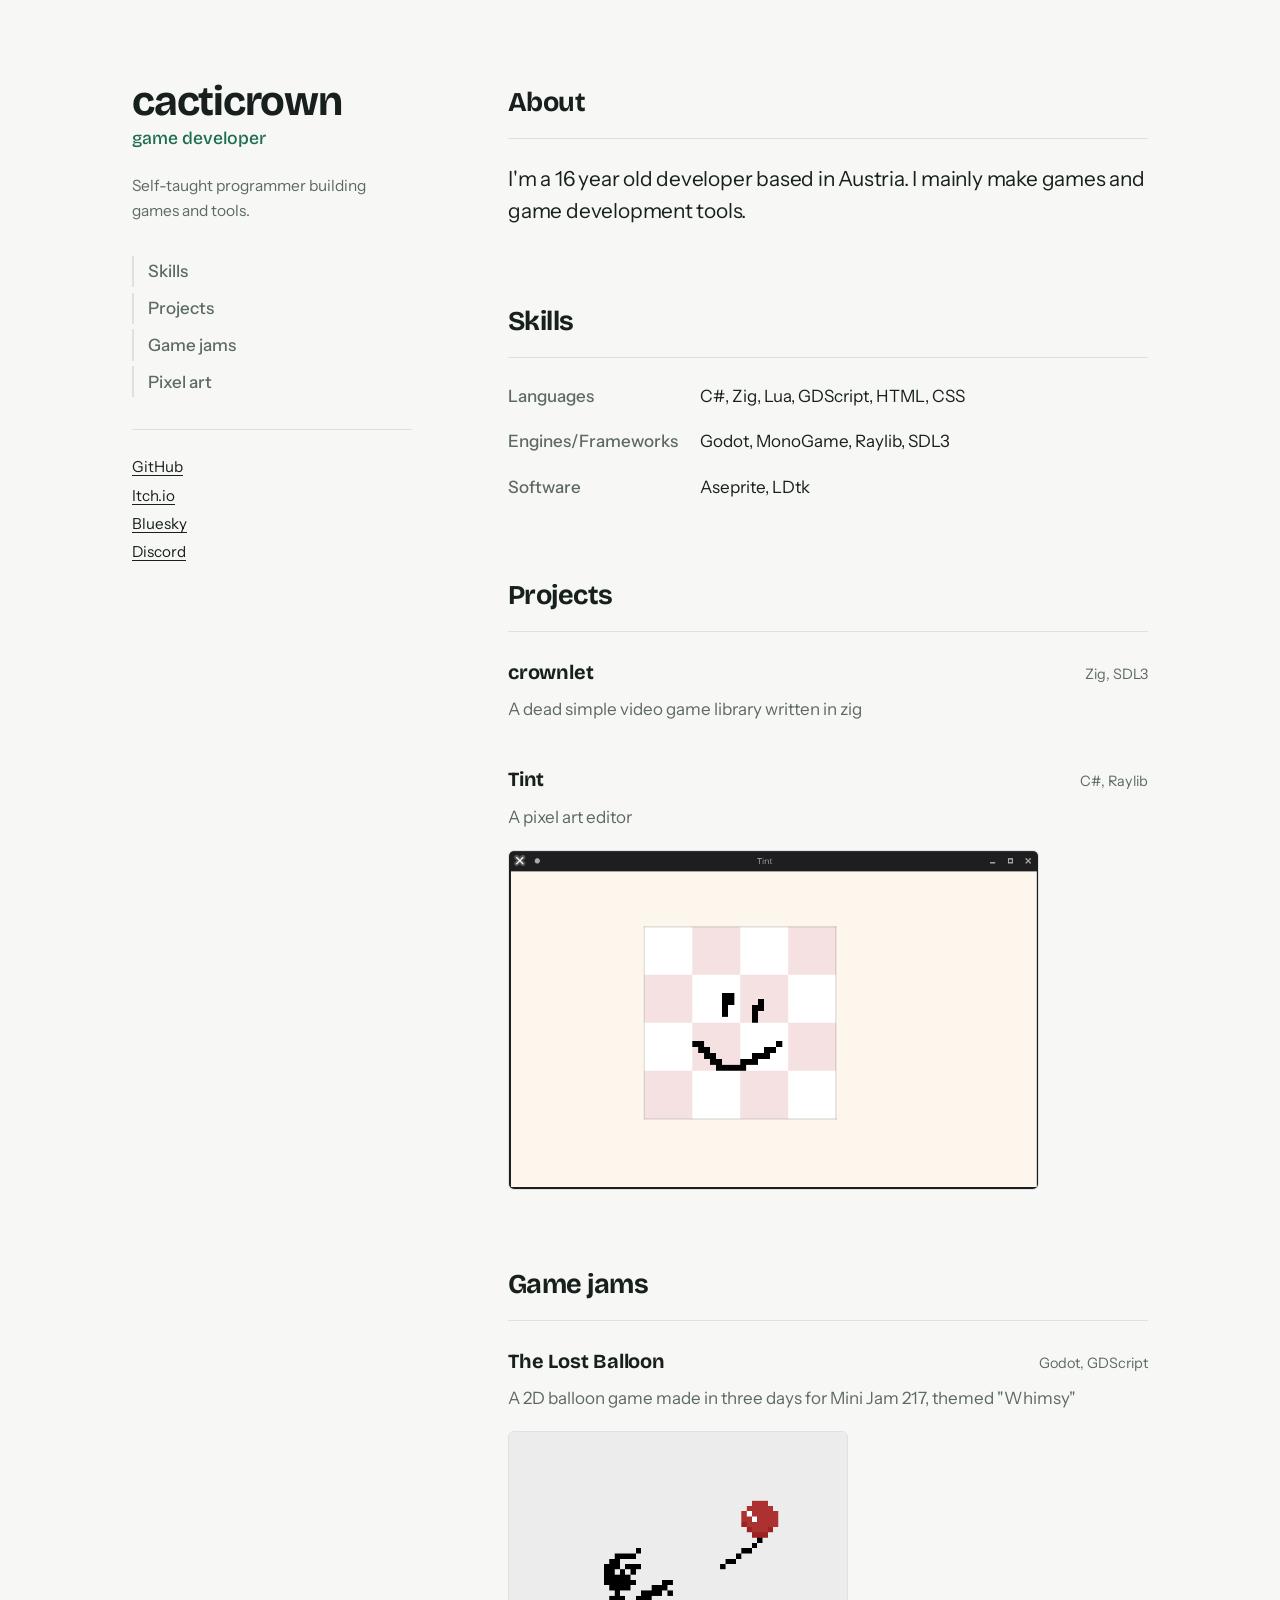
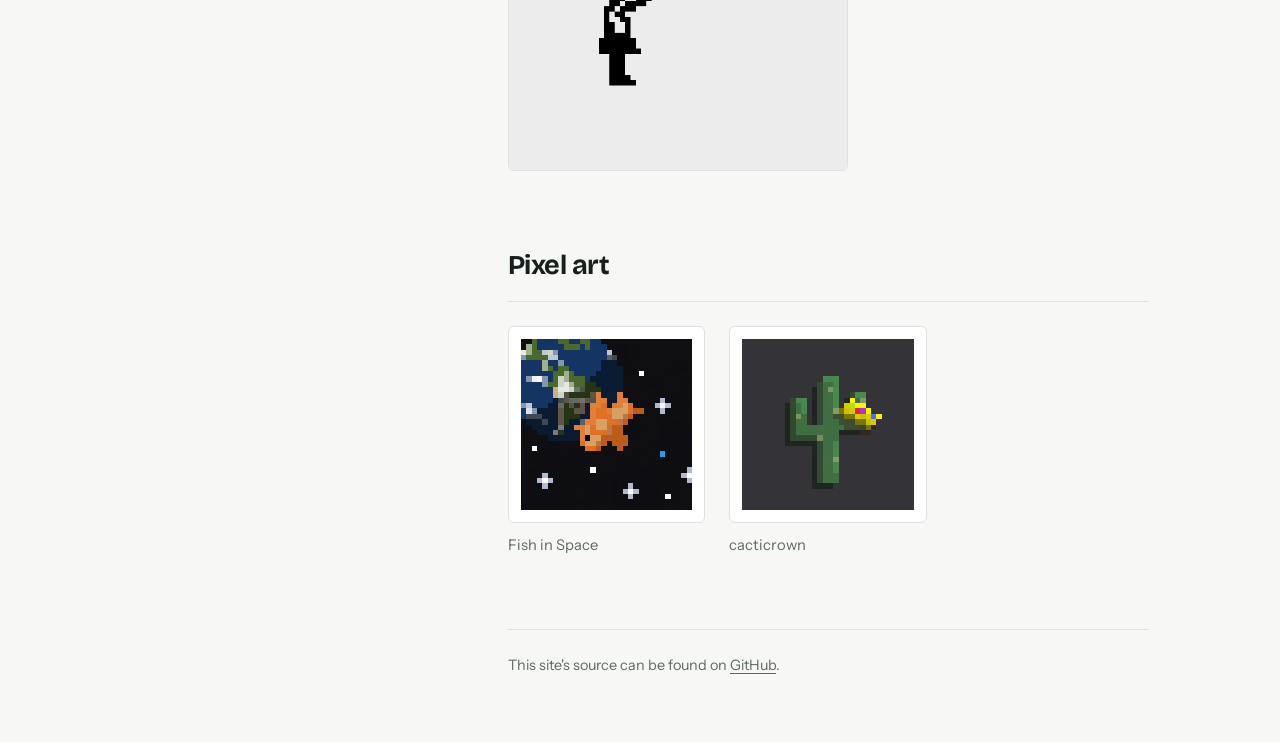
<file: index.html>
<!doctype html>
<html lang="en">
    <head>
        <meta charset="UTF-8" />
        <meta name="viewport" content="width=device-width, initial-scale=1.0" />
        <title>cacticrown</title>
        <meta name="description" content="Portfolio of Nathan, a self-taught programmer building games and tools in C#, Zig and GDScript." />
        <link rel="preconnect" href="https://fonts.googleapis.com" />
        <link rel="preconnect" href="https://fonts.gstatic.com" crossorigin />
        <link href="https://fonts.googleapis.com/css2?family=Bricolage+Grotesque:opsz,wght@12..96,500;12..96,700&family=Instrument+Sans:wght@400;500;600&display=swap" rel="stylesheet" />
        <link rel="stylesheet" href="style.css" />
    </head>
    <body>
        <div class="layout">

            <header class="sidebar">
                <div class="sidebar-inner">
                    <a href="index.html" class="name">cacticrown<span>game developer</span></a>
                    <p class="role">Self-taught programmer building games and tools.</p>

                    <nav aria-label="Sections" class="section-nav">
                        <a href="#skills">Skills</a>
                        <a href="#projects">Projects</a>
                        <a href="#games">Game jams</a>
                        <a href="#art">Pixel art</a>
                    </nav>

                    <ul class="contact">
                        <li><a href="https://github.com/cacticrown" target="_blank" rel="noopener">GitHub</a></li>
                        <li><a href="https://cacticrown.itch.io" target="_blank" rel="noopener">Itch.io</a></li>
                        <li><a href="https://bsky.app/profile/cacticrown.bsky.social" target="_blank" rel="noopener">Bluesky</a></li>
                        <li><a href="https://discord.com/invite/xpw6Qpx7ZB" target="_blank" rel="noopener">Discord</a></li>
                    </ul>
                </div>
            </header>

            <main class="main">

                <section id="about">
                    <h2>About</h2>
                    <p class="lead">
                        I'm a 16 year old developer based in Austria. I mainly make games and game development tools. 
                    </p>
                </section>

                <section id="skills">
                    <h2>Skills</h2>
                    <dl class="skills">
                        <div>
                            <dt>Languages</dt>
                            <dd>C#, Zig, Lua, GDScript, HTML, CSS</dd>
                        </div>
                        <div>
                            <dt>Engines/Frameworks</dt>
                            <dd>Godot, MonoGame, Raylib, SDL3</dd>
                        </div>
                        <div>
                            <dt>Software</dt>
                            <dd>Aseprite, LDtk</dd>
                        </div>
                    </dl>
                </section>

                <section id="projects">
                    <h2>Projects</h2>

                    <article class="entry">
                        <div class="entry-head">
                            <h3><a href="https://github.com/cacticrown/crownlet" target="_blank" rel="noopener">crownlet</a></h3>
                            <span class="tech">Zig, SDL3</span>
                        </div>
                        <p>A dead simple video game library written in zig</p>
                    </article>

                    <article class="entry">
                        <div class="entry-head">
                            <h3><a href="https://github.com/cacticrown/tint" target="_blank" rel="noopener">Tint</a></h3>
                            <span class="tech">C#, Raylib</span>
                        </div>
                        <p>A pixel art editor</p>
                        <img src="projects/tint/tint.png" alt="Screenshot of the Tint pixel art editor" class="shot" loading="lazy" />
                    </article>
                </section>

                <section id="games">
                    <h2>Game jams</h2>

                    <article class="entry">
                        <div class="entry-head">
                            <h3><a href="https://cacticrown.itch.io/the-lost-balloon" target="_blank" rel="noopener">The Lost Balloon</a></h3>
                            <span class="tech">Godot, GDScript</span>
                        </div>
                        <p>A 2D balloon game made in three days for Mini Jam 217, themed "Whimsy"</p>
                        <img src="projects/the-lost-balloon/logo.png" alt="Title art for The Lost Balloon" class="shot" loading="lazy" />
                    </article>
                </section>

                <section id="art">
                    <h2>Pixel art</h2>
                    <ul class="art-grid">
                        <li>
                            <img src="images/art/fish in space.png" alt="Pixel art of a fish floating in space" class="pixel-art" loading="lazy" />
                            <span>Fish in Space</span>
                        </li>
                        <li>
                            <img src="images/art/cacticrown.png" alt="Pixel art avatar for cacticrown" class="pixel-art" loading="lazy" />
                            <span>cacticrown</span>
                        </li>
                    </ul>
                </section>

                <footer>
                    This site's source can be found on
                    <a href="https://github.com/cacticrown/cacticrown.github.io" target="_blank">GitHub</a>.
                </footer>
            </main>
        </div>
    </body>
</html>
</file>
<file: style.css>
:root {
    --bg: #f7f8f6;
    --surface: #ffffff;
    --text: #17201c;
    --muted: #5d6963;
    --line: #dde2de;
    --accent: #1d6b50;
    --accent-hover: #124a38;
    --head: "Bricolage Grotesque", "Helvetica Neue", Arial, sans-serif;
    --body: "Instrument Sans", -apple-system, BlinkMacSystemFont, "Segoe UI", Roboto, sans-serif;
}

@media (prefers-color-scheme: dark) {
    :root {
        --bg: #0f1412;
        --surface: #161d1a;
        --text: #e8ede9;
        --muted: #9aa6a0;
        --line: #26302b;
        --accent: #5fc79f;
        --accent-hover: #8fe0c0;
    }
}

*, *::before, *::after { box-sizing: border-box; }
html { scroll-behavior: smooth; }
@media (prefers-reduced-motion: reduce) { html { scroll-behavior: auto; } }

body {
    margin: 0;
    background: var(--bg);
    color: var(--text);
    font-family: var(--body);
    font-size: 17px;
    line-height: 1.65;
    -webkit-font-smoothing: antialiased;
}

a { color: inherit; text-underline-offset: 3px; text-decoration-thickness: 1px; }
a:hover { color: var(--accent); }
a:focus-visible { outline: 2px solid var(--accent); outline-offset: 3px; border-radius: 2px; }

.layout {
    max-width: 1080px;
    margin: 0 auto;
    padding: 0 2rem;
    display: grid;
    grid-template-columns: 280px minmax(0, 1fr);
    column-gap: 6rem;
}

.sidebar-inner {
    position: sticky;
    top: 0;
    padding: 5rem 0 3rem;
}

.main { padding: 5rem 0 4rem; max-width: 640px; }

.name {
    display: block;
    font-family: var(--head);
    font-size: 2.6rem;
    font-weight: 700;
    line-height: 1.05;
    letter-spacing: -0.03em;
    text-decoration: none;
}
.name span {
    display: block;
    margin-top: 0.4rem;
    font-size: 1.1rem;
    font-weight: 500;
    letter-spacing: 0;
    color: var(--accent);
}
.name:hover { color: var(--text); }

.role { margin: 1.5rem 0 2rem; color: var(--muted); font-size: 0.97rem; }

.section-nav, .contact { display: flex; flex-direction: column; }
.section-nav { gap: 0.35rem; margin-bottom: 2rem; }
.section-nav a {
    text-decoration: none;
    color: var(--muted);
    font-weight: 500;
    padding: 0.1rem 0 0.1rem 0.9rem;
    border-left: 2px solid var(--line);
}
.section-nav a:hover { color: var(--text); border-left-color: var(--accent); }

.contact { list-style: none; margin: 0; padding: 1.5rem 0 0; gap: 0.2rem; border-top: 1px solid var(--line); font-size: 0.95rem; }

section { margin-bottom: 4.5rem; scroll-margin-top: 3rem; }

.lead { font-size: 1.3rem; line-height: 1.55; margin: 0; letter-spacing: -0.01em; }

h2 {
    font-family: var(--head);
    font-size: 1.7rem;
    font-weight: 700;
    letter-spacing: -0.02em;
    margin: 0 0 1.5rem;
    padding-bottom: 0.8rem;
    border-bottom: 1px solid var(--line);
}

h3 { font-family: var(--head); font-size: 1.25rem; font-weight: 700; margin: 0; letter-spacing: -0.01em; }
h3 a { text-decoration: none; }
h3 a:hover { text-decoration: underline; }

.skills { margin: 0; display: grid; gap: 1.1rem; }
.skills div { display: grid; grid-template-columns: 11rem 1fr; gap: 1rem; }
.skills dt { color: var(--muted); font-weight: 500; }
.skills dd { margin: 0; }

.entry { padding: 0 0 2.5rem; }
.entry:last-child { padding-bottom: 0; }
.entry-head { display: flex; flex-wrap: wrap; align-items: baseline; justify-content: space-between; gap: 0.3rem 1rem; }
.tech { color: var(--muted); font-size: 0.9rem; }
.entry p { margin: 0.4rem 0 0; color: var(--muted); }

.shot {
    display: block;
    max-width: 100%;
    height: auto;
    max-height: 340px;
    margin-top: 1.2rem;
    border: 1px solid var(--line);
    border-radius: 6px;
    background: var(--surface);
}

.art-grid { list-style: none; margin: 0; padding: 0; display: grid; grid-template-columns: repeat(auto-fill, minmax(170px, 1fr)); gap: 1.5rem; }
.art-grid li { display: flex; flex-direction: column; gap: 0.6rem; }
.art-grid img { width: 100%; aspect-ratio: 1; object-fit: contain; background: var(--surface); border: 1px solid var(--line); border-radius: 6px; padding: 0.75rem; }
.art-grid span { font-size: 0.92rem; color: var(--muted); }
.pixel-art { image-rendering: pixelated; image-rendering: crisp-edges; }

footer { padding-top: 1.5rem; border-top: 1px solid var(--line); color: var(--muted); font-size: 0.9rem; }

@media (max-width: 860px) {
    .layout { grid-template-columns: 1fr; padding: 0 1.4rem; }
    .sidebar-inner { position: static; padding: 3rem 0 0; }
    .name { font-size: 2.2rem; }
    .role { margin: 1rem 0 1.5rem; }
    .section-nav { flex-direction: row; flex-wrap: wrap; gap: 0.4rem 1.2rem; margin-bottom: 1.2rem; }
    .section-nav a { padding: 0; border: 0; }
    .contact { flex-direction: row; flex-wrap: wrap; gap: 0.3rem 1.2rem; padding-top: 1.2rem; }
    .main { padding-top: 2.5rem; }
    section { margin-bottom: 3.5rem; }
    .lead { font-size: 1.15rem; }
    .skills div { grid-template-columns: 1fr; gap: 0.1rem; }
}
</file>
